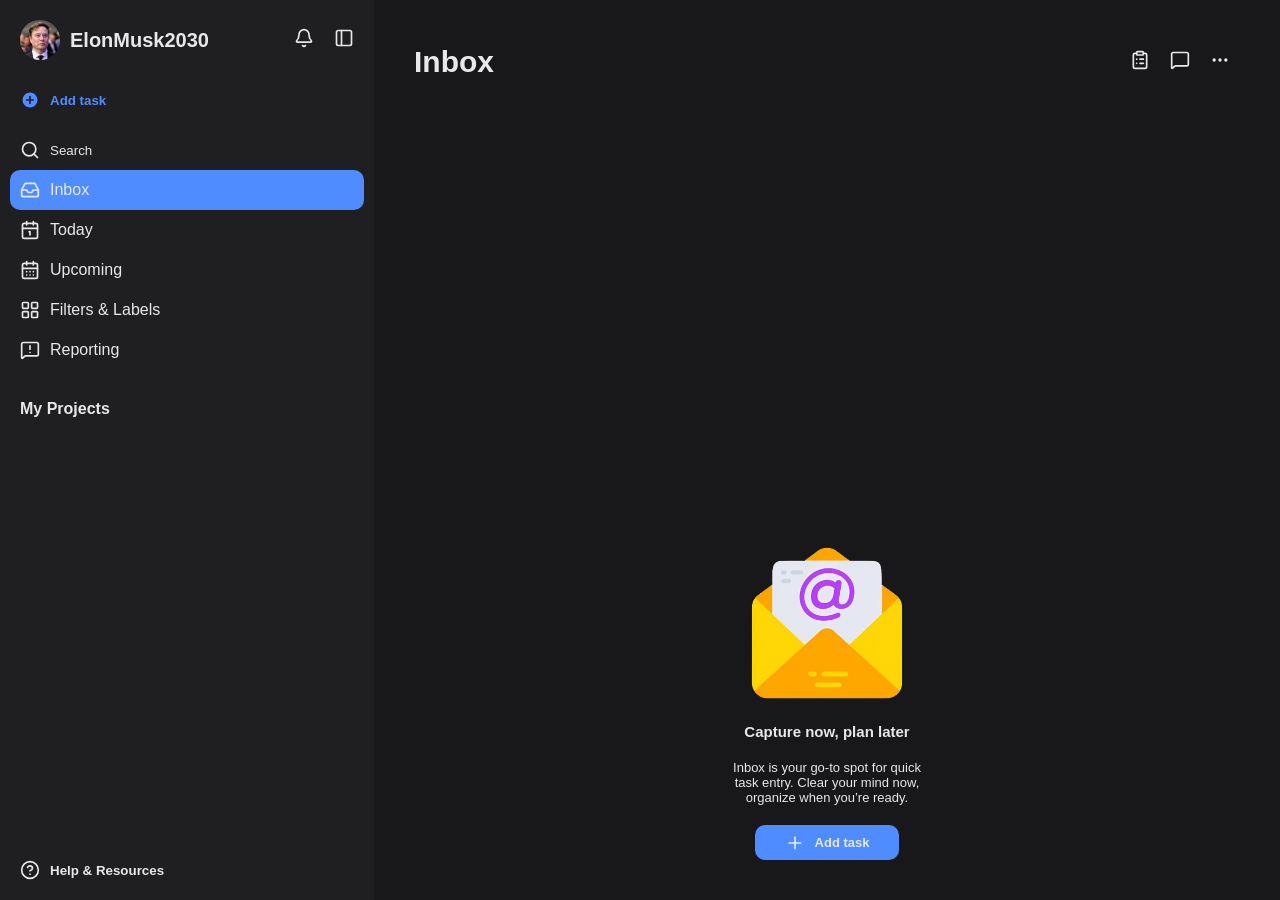
<file: index.html>
<!DOCTYPE html>
<html lang="en">
<head>
    <meta charset="UTF-8">
    <meta name="viewport" content="width=device-width, initial-scale=1.0">
    <title>To Do List</title>

    <link rel="stylesheet" href="style.css">
    <link rel="stylesheet" href="./nav/nav.css">
    <link rel="stylesheet" href="./page/page.css">
</head>
<body>

    <aside class="sidebar"></aside>

    <main class="page"></main>

    <script type="module" src="main.js"></script>

</body>
</html>
</file>
<file: style.css>
:root{
    --surface-1: #1F1F22;
    --surface-2: #18181B;

    --text-primary: #E8E8EA;
    --text-secondary: #8E8E98;

    --surface-active: #2A2D33;

    --accent: #4F8CFF;
}

* {
    padding: 0;
    margin: 0;
    box-sizing: border-box;
    font-family: Arial, Helvetica, sans-serif;
    color: var(--text-primary);
    text-decoration: none;
}

body {
    width: 100%;
    height: 100vh;
    display: flex;
}

button {
    border: none;
    background-color: transparent;
}

svg {
    width: 20px;
    height: 20px;
}

.sidebar {
    flex: 3;
    display: flex;
    flex-direction: column;
    background-color: var(--surface-1);
    padding: 10px;
}
.page {
    flex: 7;
    display: flex;
    flex-direction: column;
    background-color: var(--surface-2);
    padding: 40px;
}
</file>
<file: nav/nav.css>
.sidebar a.active {
    background-color: var(--accent);
}
.sidebar button.active {
    background-color: var(--surface-active);
}

.sidebar a:hover {
    background-color: var(--surface-2);
}
.sidebar button:hover {
    background-color: var(--surface-2);
}

.sidebar .header {
    display: flex;
    align-items: center;
}

.sidebar .header .profile {
    display: flex;
    align-items: center;
    padding: 10px;
    border-radius: 10px;
    transition: 0.3s;
}
.sidebar .header .profile:hover {
    background-color: var(--surface-2);
}
.sidebar .header .profile img {
    width: 40px;
    height: 40px;
    border-radius: 50%;
    margin-right: 10px;
}
.sidebar .header .profile .user {
    font-size: 20px;
    font-weight: bold;
}

.sidebar .header a {
    padding: 10px;
    border-radius: 10px;
    transition: 0.3s;
}

.sidebar .header .bell {
    margin-left: auto;
}

.sidebar .header .profilemenu {
    position: absolute;
    display: none;
    flex-direction: column;
    border-radius: 10px;
    overflow: hidden;
    background-color: var(--surface-1);
    box-shadow: 0px 0px 5px 2px var(--surface-2);
}
.sidebar .header .profiledown {
    display: flex;
}

.sidebar .header .profilemenu button {
    display: flex;
    align-items: center;
    padding: 10px 30px;
    border-radius: 0;
    transition: 0.3s;
}

.sidebar .header .profilemenu button svg {
    margin-right: 10px;
}

.sidebar .addtask {
    display: flex;
    align-items: center;
    border-radius: 10px;
    transition: 0.3s;
    padding: 10px;
    margin: 10px 0;
}

.sidebar .addtask svg {
    margin-right: 10px;
}
.sidebar .addtask svg * {
    fill: var(--accent);
    stroke: var(--surface-1);
}
.sidebar .addtask p {
    font-weight: bold;
    color: var(--accent);
}

.sidebar .nav {
    display: flex;
    flex-direction: column;
}

.sidebar .nav a {
    display: flex;
    align-items: center;
    border-radius: 10px;
    padding: 10px;
    transition: 0.3s;
}

.sidebar .nav a svg {
    margin-right: 10px;
}

.sidebar .nav .search {
    display: flex;
    align-items: center;
    padding: 10px;
    border-radius: 10px;
}
.sidebar .nav svg {
    margin-right: 10px;
}

.sidebar .myprojects {
    display: flex;
    align-items: center;
    padding: 10px;
    margin-top: 20px;
    border-radius: 10px;
    transition: 0.3s;
}

.sidebar .myprojects p {
    font-weight: bold;
}

.sidebar .help {
    margin-top: auto;
    display: flex;
    align-items: center;
    padding: 10px;
    border-radius: 10px;
    transition: 0.3s;
}

.sidebar .help svg {
    margin-right: 10px;
}
.sidebar .help p {
    font-weight: bold;
}

.sidebar .helpmenu {
    position: absolute;
    display: none;
    flex-direction: column;
    border-radius: 10px;
    overflow: hidden;
    background-color: var(--surface-1);
    box-shadow: 0px 0px 5px 2px var(--surface-2);
}
.sidebar .helpdown {
    display: flex;
}

.sidebar .helpmenu button {
    display: flex;
    align-items: center;
    padding: 10px 30px;
    border-radius: 0;
    transition: 0.3s;
}

.sidebar .helpmenu button svg {
    margin-right: 10px;
}
</file>
<file: page/page.css>
.page button:hover {
    background-color: var(--surface-1);
}
.page button.active {
    background-color: var(--surface-1);
}

.page .header {
    display: flex;
    align-items: center;
}

.page .header button {
    padding: 10px;
    border-radius: 10px;
    transition: 0.3s;
}

.page .header .title {
    font-size: 30px;
    font-weight: bold;
}
.page .header .list {
    margin-left: auto;
}

.page .header .menulist {
    position: absolute;
    display: none;
    flex-direction: column;
    background-color: var(--surface-2);
    border-radius: 10px;
    overflow: hidden;
    box-shadow: 0px 0px 5px 2px var(--surface-1);
}
.page .header .menudown {
    display: flex;
}

.page .header .menulist button {
    padding: 10px 30px;
    display: flex;
    align-items: center;
    border-radius: 0;
    transition: 0.3s;
}

.page .header .menulist button svg {
    margin-right: 10px;
}

.page .content {
    margin-top: auto;
    display: flex;
    flex-direction: column;
    align-items: center;
    justify-content: center;
}

.page .content img {
    width: 160px;
    height: 160px;
    margin-bottom: 10px;
}
.page .content p {
    margin: 10px 0;
    font-size: 13px;
    text-align: center;
}
.page .content .title {
    font-size: 15px;
    font-weight: bold;
}
.page .content button {
    display: flex;
    align-items: center;
    background-color: var(--accent);
    padding: 0px 30px;
    border-radius: 10px;
    margin-top: 10px;
}

.page .content button svg {
    margin-right: 10px;
}
.page .content button p {
    font-weight: bold;
}
</file>
